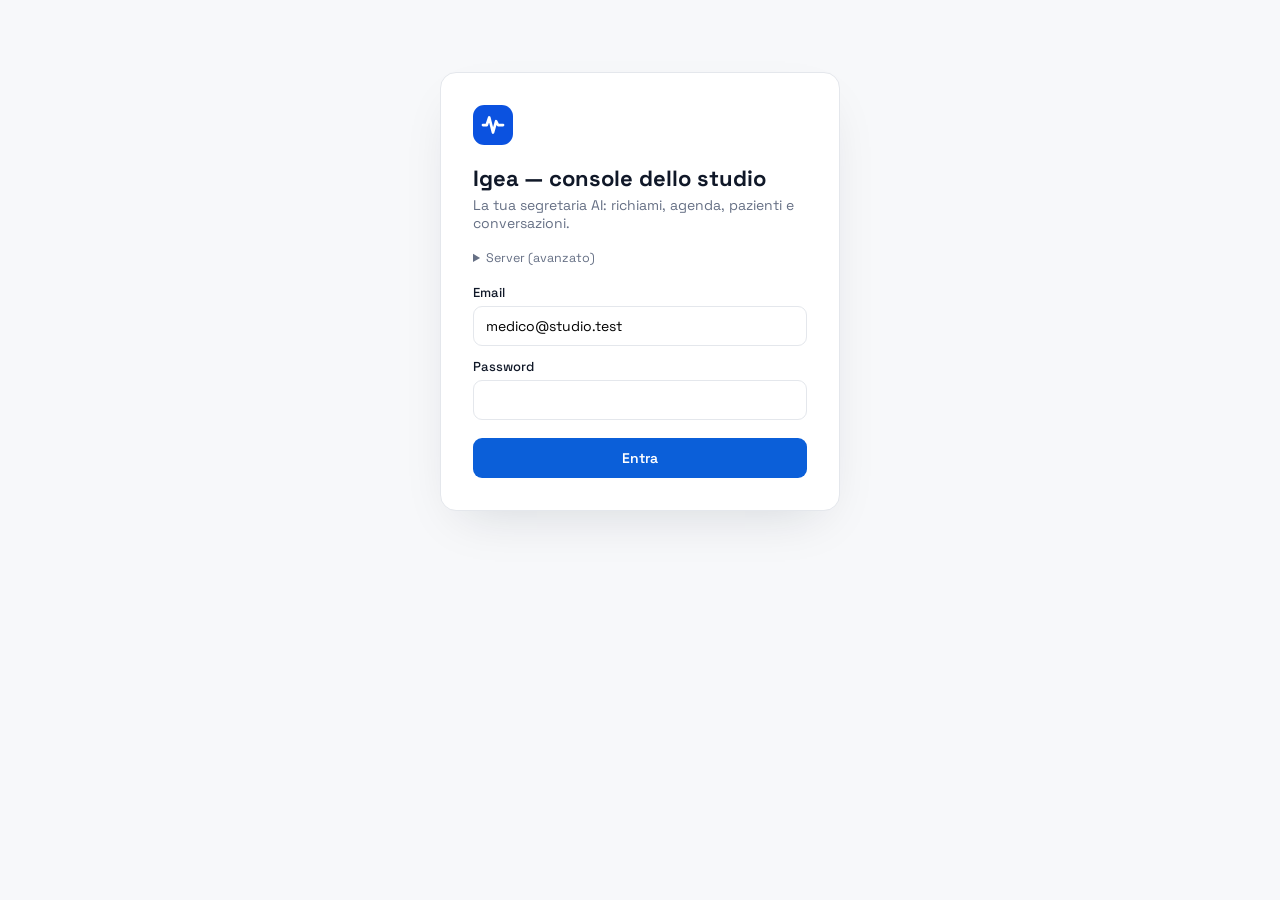
<file: app/index.html>
<!DOCTYPE html>
<html lang="it">
<head>
  <meta charset="UTF-8" />
  <meta name="viewport" content="width=device-width, initial-scale=1.0" />
  <title>Igea — Console dello studio</title>
  <link rel="icon" href="data:image/svg+xml,%3Csvg xmlns='http://www.w3.org/2000/svg' viewBox='0 0 32 32'%3E%3Crect width='32' height='32' rx='8' fill='%230b52e0'/%3E%3Cpath d='M8 16h3l2-6 3 12 2.5-9 1.5 3H24' stroke='white' stroke-width='2.2' fill='none' stroke-linecap='round' stroke-linejoin='round'/%3E%3C/svg%3E" />
  <link rel="preconnect" href="https://fonts.googleapis.com" />
  <link href="https://fonts.googleapis.com/css2?family=Space+Grotesk:wght@300;400;500;600;700&display=swap" rel="stylesheet" />
  <link rel="stylesheet" href="style.css" />
</head>
<body>

  <!-- ═══ LOGIN ═══ -->
  <div id="view-login">
    <div class="login-card">
      <svg viewBox="0 0 32 32" width="40" height="40"><rect width="32" height="32" rx="9" fill="#0b52e0"/><path d="M8 16h3l2-6 3 12 2.5-9 1.5 3H24" stroke="#fff" stroke-width="2.2" fill="none" stroke-linecap="round" stroke-linejoin="round"/></svg>
      <h1>Igea — console dello studio</h1>
      <p>La tua segretaria AI: richiami, agenda, pazienti e conversazioni.</p>
      <form id="login-form">
        <details class="server-details">
          <summary>Server (avanzato)</summary>
          <input id="api" value="http://localhost:8103" autocomplete="off" />
        </details>
        <label for="email">Email</label>
        <input id="email" type="email" value="medico@studio.test" autocomplete="username" />
        <label for="password">Password</label>
        <input id="password" type="password" autocomplete="current-password" />
        <button class="btn btn-primary" type="submit" id="login-btn">Entra</button>
        <div class="err" id="login-err"></div>
      </form>
    </div>
  </div>

  <!-- ═══ APP ═══ -->
  <div id="view-app" class="hidden">
    <aside class="sidebar">
      <div class="brand">
        <svg viewBox="0 0 32 32" width="28" height="28"><rect width="32" height="32" rx="8" fill="#0b52e0"/><path d="M8 16h3l2-6 3 12 2.5-9 1.5 3H24" stroke="#fff" stroke-width="2.2" fill="none" stroke-linecap="round" stroke-linejoin="round"/></svg>
        <span>Igea</span>
      </div>
      <nav class="side-nav">
        <a href="#" class="active" data-view="oggi">🏠 Oggi</a>
        <a href="#" data-view="calendario">📅 Calendario</a>
        <a href="#" data-view="pazienti">👥 Pazienti</a>
        <a href="#" data-view="impostazioni">⚙️ Impostazioni</a>
      </nav>
      <div class="side-foot">
        <div id="who" class="who"></div>
        <a href="#" id="logout" class="link">Esci</a>
      </div>
    </aside>

    <main class="main">
      <!-- ── OGGI ── -->
      <section id="page-oggi" class="page">
        <div class="kpis">
          <div class="kpi"><b id="k-msg7">—</b><span>Messaggi (7 giorni)</span></div>
          <div class="kpi"><b id="k-appt30">—</b><span>Prenotazioni (30 giorni)</span></div>
          <div class="kpi"><b id="k-hand">—</b><span>Da ricontattare ora</span></div>
          <div class="kpi"><b id="k-118">—</b><span>Trigger 118 (30 giorni)</span></div>
        </div>
        <div class="grid2">
          <section class="card">
            <div class="card-head"><h2>📞 Da ricontattare</h2><p>Pazienti che chiedono un operatore umano.</p></div>
            <div class="card-body" id="handoff-list"><p class="empty">Caricamento…</p></div>
          </section>
          <section class="card">
            <div class="card-head"><h2>📅 Prenotazioni di oggi</h2><p>Appuntamenti presi da Igea per oggi.</p></div>
            <div class="card-body" id="today-list"><p class="empty">Caricamento…</p></div>
          </section>
        </div>
        <section class="card">
          <div class="card-head"><h2>💬 Conversazioni</h2><p>Gli ultimi messaggi tra i pazienti e Igea.</p></div>
          <div class="card-body" id="conv-list" style="padding-top:4px"><p class="empty">Caricamento…</p></div>
        </section>
      </section>

      <!-- ── CALENDARIO ── -->
      <section id="page-calendario" class="page hidden">
        <div class="cal-bar">
          <button class="btn btn-ghost btn-sm" id="cal-prev">←</button>
          <b id="cal-label"></b>
          <button class="btn btn-ghost btn-sm" id="cal-today">Oggi</button>
          <button class="btn btn-ghost btn-sm" id="cal-next">→</button>
        </div>
        <div class="cal-tg" id="cal-tg"></div>
        <p class="muted" style="margin-top:8px">Clic su un appuntamento → lo apri in Google Calendar.</p>
      </section>

      <!-- ── PAZIENTI ── -->
      <section id="page-pazienti" class="page hidden">
        <section class="card" style="margin-bottom:14px">
          <div class="card-head"><h2>＋ Nuovo paziente</h2></div>
          <div class="card-body form-grid">
            <div><label>Nome</label><input id="pat-nome" placeholder="Mario" /></div>
            <div><label>Cognome</label><input id="pat-cognome" placeholder="Rossi" /></div>
            <div><label>Telefono</label><input id="pat-tel" placeholder="+39 333 1234567" /></div>
            <div><label>Data di nascita</label><input id="pat-nascita" type="date" /></div>
            <div class="span2"><button class="btn btn-primary btn-sm" id="pat-add">Aggiungi paziente</button> <span id="pat-msg" class="muted"></span></div>
          </div>
        </section>
        <section class="card">
          <div class="card-head"><h2>👥 Pazienti dello studio</h2><p>Anagrafica gestita da te. I contatti delle prenotazioni Igea si aggiungono qui.</p></div>
          <div class="card-body">
            <table class="tbl" id="pat-table">
              <thead><tr><th>Cognome e nome</th><th>Telefono</th><th>Nato/a</th><th></th></tr></thead>
              <tbody><tr><td colspan="4" class="empty">Caricamento…</td></tr></tbody>
            </table>
          </div>
        </section>
      </section>

      <!-- ── IMPOSTAZIONI ── -->
      <section id="page-impostazioni" class="page hidden">
        <div class="setup-steps">
          <div class="setup-step" id="setup-1"><b>1</b> Studio</div>
          <div class="setup-step" id="setup-2"><b>2</b> Assistente Igea</div>
          <div class="setup-step" id="setup-3"><b>3</b> Medici e agenda</div>
          <div class="setup-step" id="setup-4"><b>4</b> Numero e canali</div>
          <div class="setup-step" id="setup-5"><b>5</b> Privacy</div>
        </div>

        <section class="card" style="margin-bottom:16px">
          <div class="card-head"><h2>1 · Dati dello studio</h2><p>Igea li usa per presentarsi ai pazienti.</p></div>
          <div class="card-body form-grid">
            <div><label>Nome studio</label><input id="st-nome" placeholder="Studio Medico Rossi" /></div>
            <div><label>Telefono studio</label><input id="st-tel" placeholder="+39 010 1234567" /></div>
            <div class="span2"><label>Indirizzo</label><input id="st-ind" placeholder="Via Roma 1, 16100 Genova" /></div>
            <div class="span2"><label>Orari di apertura (testo per i pazienti)</label><input id="st-orari" placeholder="Lun-Ven 9-13 / 15-19" /></div>
            <div class="span2"><button class="btn btn-primary btn-sm" id="st-save">Salva dati studio</button> <span id="st-msg" class="muted"></span></div>
          </div>
        </section>

        <section class="card" style="margin-bottom:16px">
          <div class="card-head"><h2>2 · Assistente Igea</h2><p>Cosa Igea sa e come risponde ai pazienti.</p></div>
          <div class="card-body form-grid">
            <div><label>Numero urgenze / passaggio a operatore</label><input id="sg-urgenze" placeholder="+39 333 1234567" /></div>
            <div><label>Farmacia di turno</label><input id="sg-farmacia" placeholder="Farmacia Centrale, Via Roma 1" /></div>
            <div class="span2"><label>Medico di turno</label><input id="sg-medico" placeholder="Dr. Rossi, 333 1234567" /></div>
            <div class="span2"><label>Informazioni per i pazienti (FAQ, preparazioni, indicazioni pratiche)</label>
              <textarea id="sg-info" rows="4" placeholder="es. Ecografia addome: digiuno 6 ore. Parcheggio interno gratuito. Pagamento anche con bancomat."></textarea>
              <div class="muted">Igea usa SOLO questo testo approvato da te per rispondere; i consigli medici restano sempre vietati.</div>
            </div>
            <div class="span2"><button class="btn btn-primary btn-sm" id="sg-save">Salva configurazione Igea</button> <span id="sg-msg" class="muted"></span></div>
          </div>
        </section>

        <section class="card" style="margin-bottom:16px">
          <div class="card-head"><h2>3 · Medici e agenda</h2><p>Aggiungi i medici e genera gli slot prenotabili da Igea.</p></div>
          <div class="card-body">
            <table class="tbl" id="doc-table">
              <thead><tr><th>Medico</th><th>Agenda</th><th>Slot liberi (14gg)</th></tr></thead>
              <tbody><tr><td colspan="3" class="empty">Caricamento…</td></tr></tbody>
            </table>
            <hr class="sep" />
            <div class="form-grid">
              <div><label>Nome</label><input id="doc-nome" placeholder="Mario" /></div>
              <div><label>Cognome</label><input id="doc-cognome" placeholder="Rossi" /></div>
              <div class="span2"><button class="btn btn-primary btn-sm" id="doc-add">+ Aggiungi medico</button> <span id="doc-msg" class="muted"></span></div>
            </div>
            <hr class="sep" />
            <p class="muted" style="margin-bottom:8px"><b>Genera agenda</b> per il medico selezionato (salta gli slot già esistenti):</p>
            <div class="form-grid">
              <div class="span2"><label>Medico</label><select id="ag-medico"></select></div>
              <div class="span2"><label>Giorni</label>
                <div class="days" id="ag-days">
                  <label><input type="checkbox" value="1" checked /> Lun</label>
                  <label><input type="checkbox" value="2" checked /> Mar</label>
                  <label><input type="checkbox" value="3" checked /> Mer</label>
                  <label><input type="checkbox" value="4" checked /> Gio</label>
                  <label><input type="checkbox" value="5" checked /> Ven</label>
                  <label><input type="checkbox" value="6" /> Sab</label>
                  <label><input type="checkbox" value="0" /> Dom</label>
                </div>
              </div>
              <div><label>Dalle</label><input id="ag-from" type="time" value="09:00" /></div>
              <div><label>Alle</label><input id="ag-to" type="time" value="13:00" /></div>
              <div><label>Durata visita (min)</label><input id="ag-dur" type="number" value="30" min="5" step="5" /></div>
              <div><label>Settimane da generare</label><input id="ag-weeks" type="number" value="2" min="1" max="8" /></div>
              <div class="span2"><button class="btn btn-primary btn-sm" id="ag-go">Genera slot</button> <span id="ag-msg" class="muted"></span></div>
            </div>
          </div>
        </section>

        <section class="card">
          <div class="card-head"><h2>4 · Numero Igea e canali</h2><p>Come i pazienti ti raggiungono.</p></div>
          <div class="card-body">
            <div class="row">
              <div class="row-top">
                <div>
                  <b>📱 Numero SMS Igea</b>
                  <div class="muted" id="num-status">In attivazione — i messaggi di prova girano in locale. Con l'attivazione (operatore telefonico) i pazienti scriveranno a questo numero.</div>
                </div>
                <span class="badge badge-amber">in attivazione</span>
              </div>
            </div>
            <div class="row">
              <div class="row-top">
                <div>
                  <b>📆 Google Calendar</b>
                  <div class="muted">Scarica il file degli appuntamenti e importalo in Google Calendar (Impostazioni → Importa). La sincronizzazione automatica arriva con la prossima versione.</div>
                </div>
                <button class="btn btn-ghost btn-sm" id="ics-btn">Scarica .ics</button>
              </div>
            </div>
          </div>
        </section>

        <section class="card">
          <div class="card-head"><h2>5 · Privacy — cancellazione dati paziente</h2><p>Diritto alla cancellazione (art. 17 GDPR). Elimina le conversazioni Igea di un numero di telefono e le richieste di richiamo aperte. Appuntamenti e ricette restano (obbligo di conservazione).</p></div>
          <div class="card-body form-grid">
            <div><label>Numero di telefono del paziente (formato internazionale)</label><input id="pv-tel" placeholder="+393331234567" /></div>
            <div class="span2">
              <button class="btn btn-ghost btn-sm" id="pv-find">Cerca dati</button>
              <button class="btn btn-primary btn-sm" id="pv-delete" style="display:none">Cancella definitivamente</button>
              <span id="pv-msg" class="muted"></span>
            </div>
            <div class="span2 muted">Registra la richiesta sul registro privacy dello studio (data, numero anonimizzato, esito): va evasa entro 30 giorni. I contatti in memoria di conversazione scadono da soli dopo 30 minuti.</div>
          </div>
        </section>
      </section>
    </main>
  </div>

  <script src="app.js"></script>
</body>
</html>
</file>
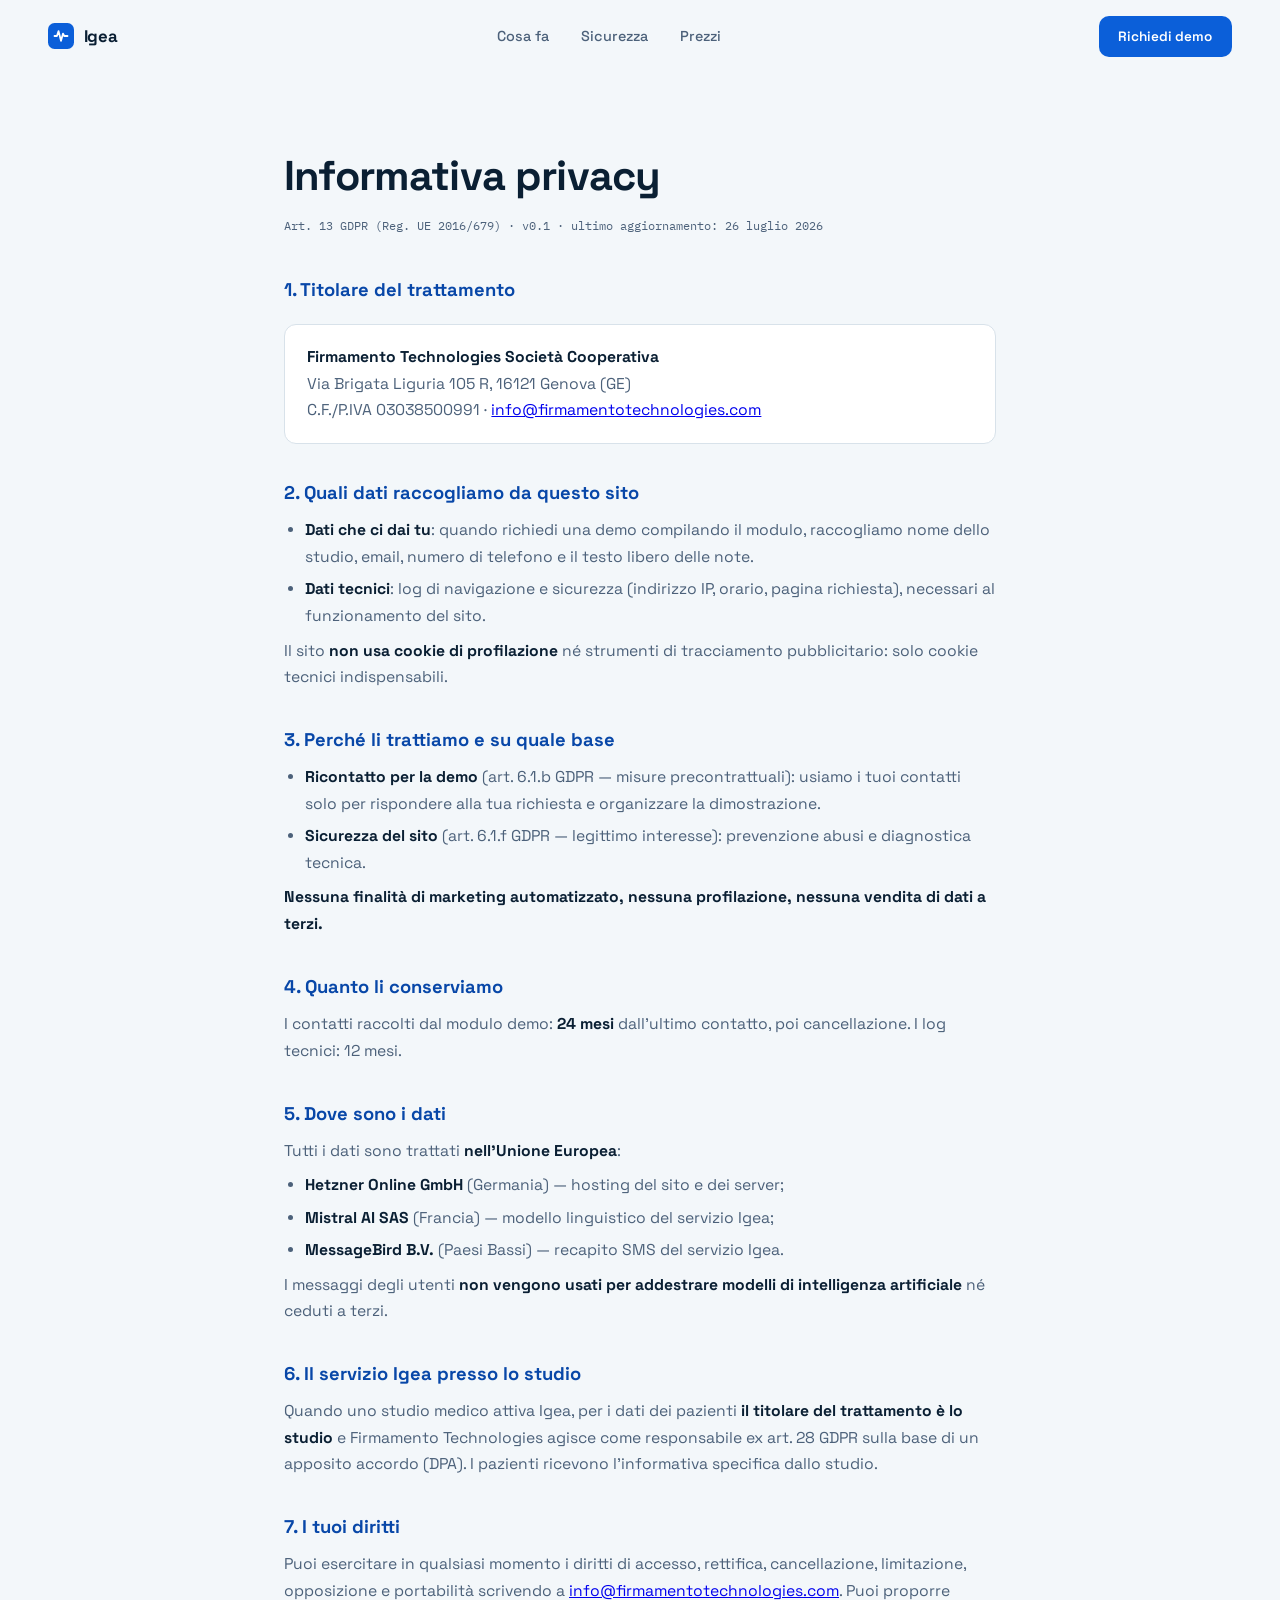
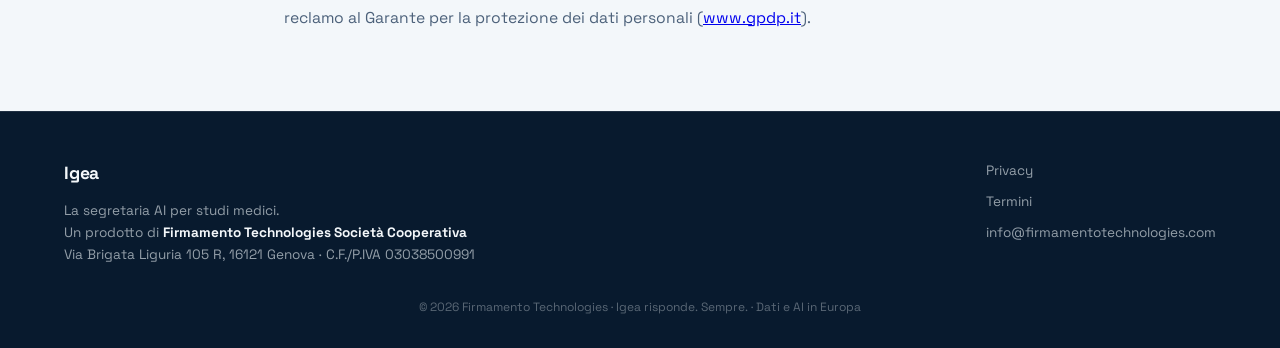
<file: privacy.html>
<!DOCTYPE html>
<html lang="it">
<head>
  <meta charset="UTF-8" />
  <meta name="viewport" content="width=device-width, initial-scale=1.0" />
  <title>Privacy — Igea</title>
  <meta name="description" content="Informativa privacy di Igea, la segretaria AI per studi medici di Firmamento Technologies. Dati e AI in Europa." />
  <link rel="icon" href="data:image/svg+xml,%3Csvg xmlns='http://www.w3.org/2000/svg' viewBox='0 0 32 32'%3E%3Crect width='32' height='32' rx='8' fill='%230b52e0'/%3E%3Cpath d='M8 16h3l2-6 3 12 2.5-9 1.5 3H24' stroke='white' stroke-width='2.2' fill='none' stroke-linecap='round' stroke-linejoin='round'/%3E%3C/svg%3E" />
  <link rel="preconnect" href="https://fonts.googleapis.com" />
  <link rel="preconnect" href="https://fonts.gstatic.com" crossorigin />
  <link href="https://fonts.googleapis.com/css2?family=IBM+Plex+Mono:wght@400;500;600&family=Space+Grotesk:wght@300;400;500;600;700&display=swap" rel="stylesheet" />
  <link rel="stylesheet" href="css/style.css" />
  <style>
    .legal { max-width: 760px; margin: 0 auto; padding: 9rem 1.5rem 5rem; }
    .legal h1 { font-size: clamp(1.9rem, 4vw, 2.6rem); letter-spacing: -0.02em; margin-bottom: 0.4rem; }
    .legal .meta { font-family: var(--font-mono); font-size: 0.78rem; color: var(--ink-soft); margin-bottom: 2.5rem; }
    .legal h2 { font-size: 1.15rem; margin: 2.2rem 0 0.6rem; color: var(--accent-deep); }
    .legal p, .legal li { color: var(--ink-soft); line-height: 1.7; font-size: 0.98rem; }
    .legal ul { padding-left: 1.3rem; margin: 0.5rem 0; }
    .legal li { margin-bottom: 0.35rem; }
    .legal strong { color: var(--ink); }
    .legal .box { background: var(--card); border: 1px solid var(--line); border-radius: 12px; padding: 1.2rem 1.4rem; margin: 1.2rem 0; }
  </style>
</head>
<body>

  <header class="nav" id="nav">
    <a class="nav-logo" href="./" data-magnetic>
      <span class="nav-logo-mark" aria-hidden="true">
        <svg viewBox="0 0 32 32" width="26" height="26"><rect width="32" height="32" rx="8" fill="currentColor"/><path d="M8 16h3l2-6 3 12 2.5-9 1.5 3H24" stroke="#fff" stroke-width="2.2" fill="none" stroke-linecap="round" stroke-linejoin="round"/></svg>
      </span>
      <span class="nav-logo-text">Igea</span>
    </a>
    <nav class="nav-links">
      <a href="./#funzioni" data-magnetic>Cosa fa</a>
      <a href="./#sicurezza" data-magnetic>Sicurezza</a>
      <a href="./#prezzi" data-magnetic>Prezzi</a>
    </nav>
    <a href="./#contatto" class="btn btn-primary btn-sm" data-magnetic>Richiedi demo</a>
  </header>

  <main class="legal">
    <h1>Informativa privacy</h1>
    <p class="meta">Art. 13 GDPR (Reg. UE 2016/679) · v0.1 · ultimo aggiornamento: 26 luglio 2026</p>

    <h2>1. Titolare del trattamento</h2>
    <div class="box">
      <p><strong>Firmamento Technologies Società Cooperativa</strong><br/>
      Via Brigata Liguria 105 R, 16121 Genova (GE)<br/>
      C.F./P.IVA 03038500991 · <a href="mailto:info@firmamentotechnologies.com">info@firmamentotechnologies.com</a></p>
    </div>

    <h2>2. Quali dati raccogliamo da questo sito</h2>
    <ul>
      <li><strong>Dati che ci dai tu</strong>: quando richiedi una demo compilando il modulo, raccogliamo nome dello studio, email, numero di telefono e il testo libero delle note.</li>
      <li><strong>Dati tecnici</strong>: log di navigazione e sicurezza (indirizzo IP, orario, pagina richiesta), necessari al funzionamento del sito.</li>
    </ul>
    <p>Il sito <strong>non usa cookie di profilazione</strong> né strumenti di tracciamento pubblicitario: solo cookie tecnici indispensabili.</p>

    <h2>3. Perché li trattiamo e su quale base</h2>
    <ul>
      <li><strong>Ricontatto per la demo</strong> (art. 6.1.b GDPR — misure precontrattuali): usiamo i tuoi contatti solo per rispondere alla tua richiesta e organizzare la dimostrazione.</li>
      <li><strong>Sicurezza del sito</strong> (art. 6.1.f GDPR — legittimo interesse): prevenzione abusi e diagnostica tecnica.</li>
    </ul>
    <p><strong>Nessuna finalità di marketing automatizzato, nessuna profilazione, nessuna vendita di dati a terzi.</strong></p>

    <h2>4. Quanto li conserviamo</h2>
    <p>I contatti raccolti dal modulo demo: <strong>24 mesi</strong> dall'ultimo contatto, poi cancellazione. I log tecnici: 12 mesi.</p>

    <h2>5. Dove sono i dati</h2>
    <p>Tutti i dati sono trattati <strong>nell'Unione Europea</strong>:</p>
    <ul>
      <li><strong>Hetzner Online GmbH</strong> (Germania) — hosting del sito e dei server;</li>
      <li><strong>Mistral AI SAS</strong> (Francia) — modello linguistico del servizio Igea;</li>
      <li><strong>MessageBird B.V.</strong> (Paesi Bassi) — recapito SMS del servizio Igea.</li>
    </ul>
    <p>I messaggi degli utenti <strong>non vengono usati per addestrare modelli di intelligenza artificiale</strong> né ceduti a terzi.</p>

    <h2>6. Il servizio Igea presso lo studio</h2>
    <p>Quando uno studio medico attiva Igea, per i dati dei pazienti <strong>il titolare del trattamento è lo studio</strong> e Firmamento Technologies agisce come responsabile ex art. 28 GDPR sulla base di un apposito accordo (DPA). I pazienti ricevono l'informativa specifica dallo studio.</p>

    <h2>7. I tuoi diritti</h2>
    <p>Puoi esercitare in qualsiasi momento i diritti di accesso, rettifica, cancellazione, limitazione, opposizione e portabilità scrivendo a <a href="mailto:info@firmamentotechnologies.com">info@firmamentotechnologies.com</a>. Puoi proporre reclamo al Garante per la protezione dei dati personali (<a href="https://www.gpdp.it" target="_blank" rel="noopener">www.gpdp.it</a>).</p>
  </main>

  <footer class="footer">
    <div class="footer-inner">
      <div class="footer-brand">
        <span class="nav-logo-text">Igea</span>
        <p>La segretaria AI per studi medici.<br/>Un prodotto di <strong>Firmamento Technologies Società Cooperativa</strong><br/>
        Via Brigata Liguria 105 R, 16121 Genova · C.F./P.IVA 03038500991</p>
      </div>
      <div class="footer-links">
        <a href="./privacy.html">Privacy</a>
        <a href="./termini.html">Termini</a>
        <a href="mailto:info@firmamentotechnologies.com">info@firmamentotechnologies.com</a>
      </div>
    </div>
    <p class="footer-fine">© 2026 Firmamento Technologies · Igea risponde. Sempre. · Dati e AI in Europa</p>
  </footer>

</body>
</html>
</file>
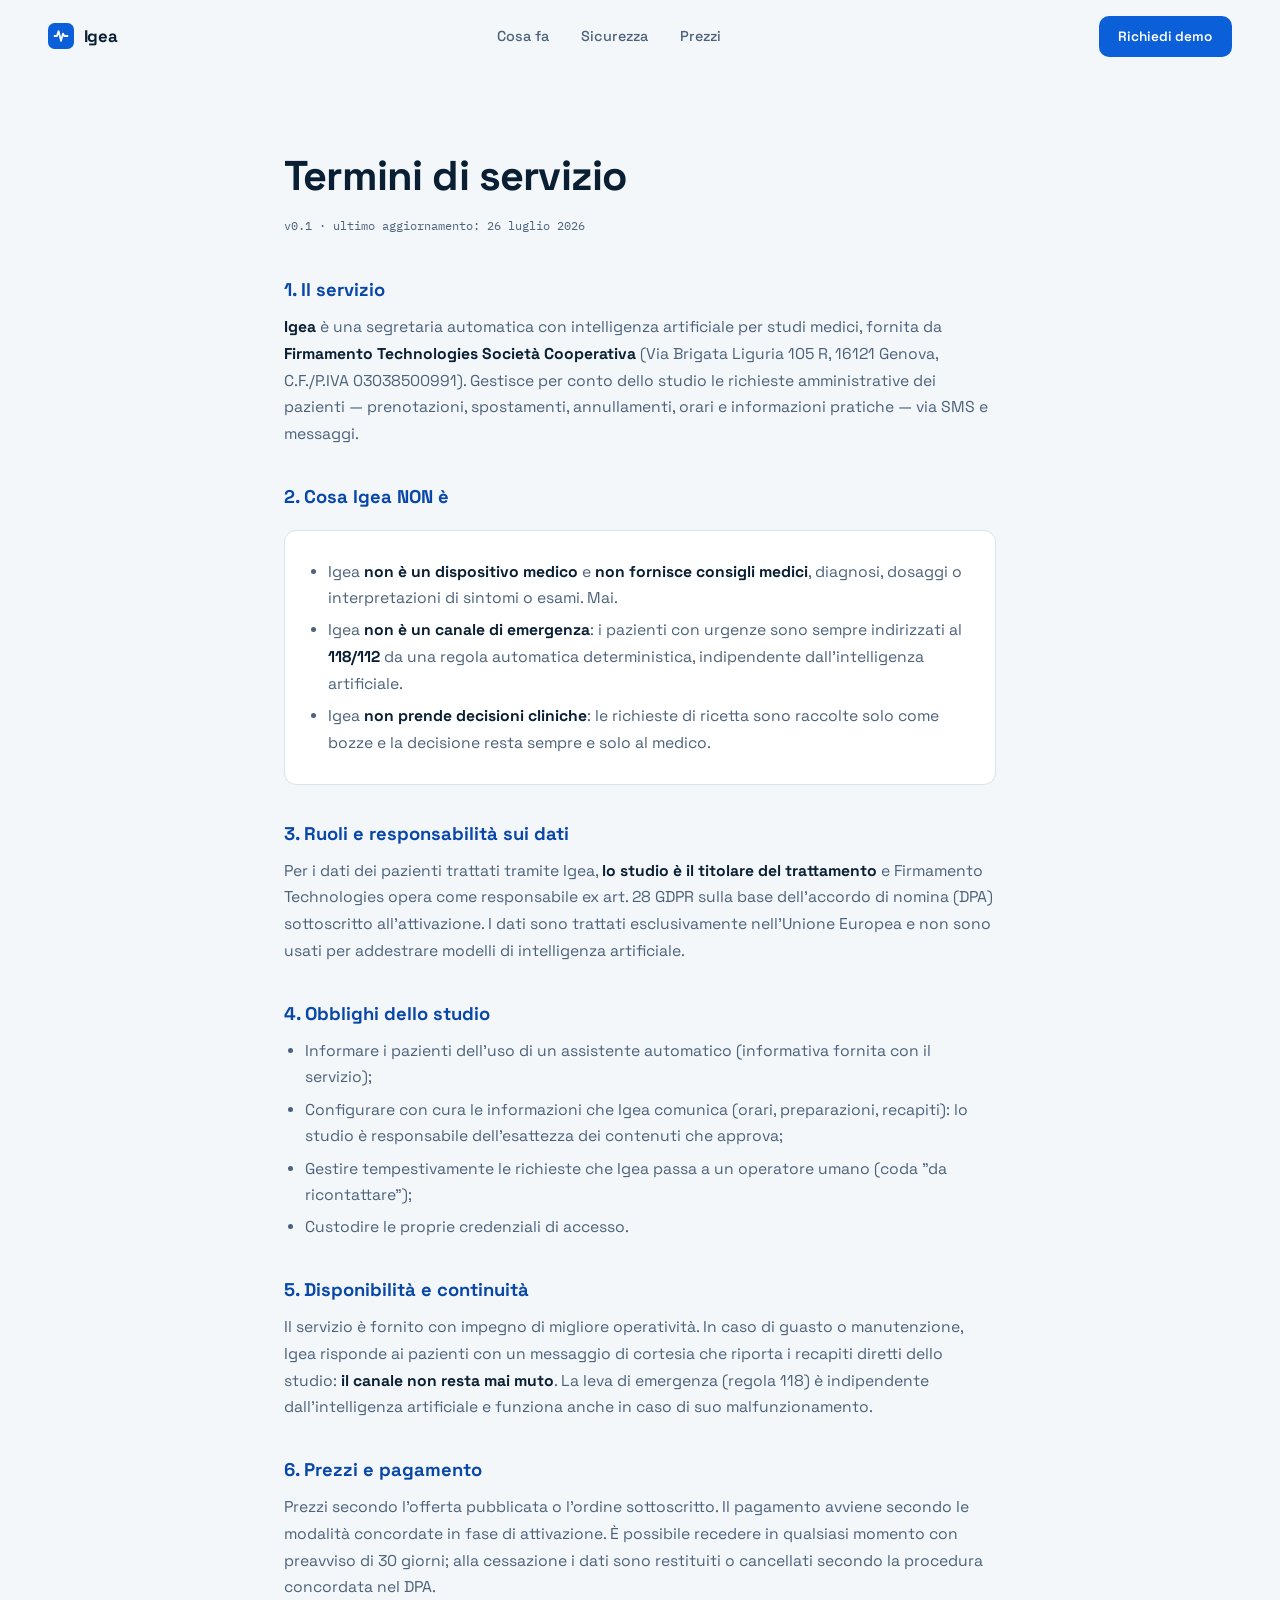
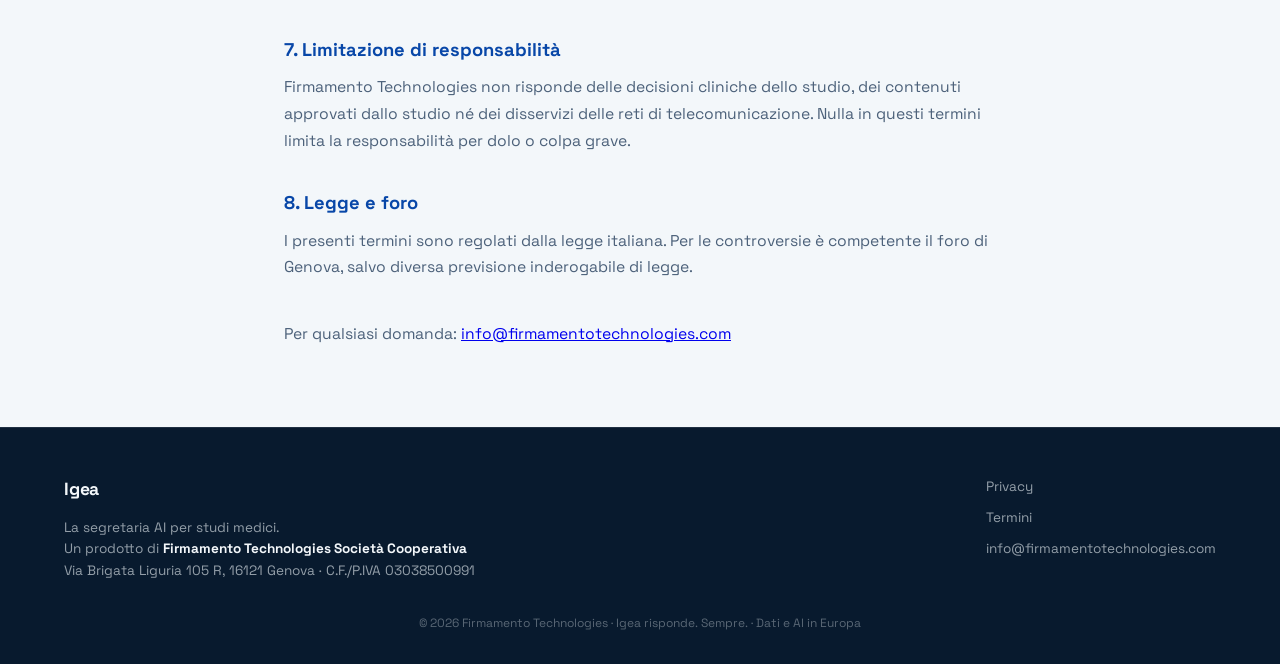
<file: termini.html>
<!DOCTYPE html>
<html lang="it">
<head>
  <meta charset="UTF-8" />
  <meta name="viewport" content="width=device-width, initial-scale=1.0" />
  <title>Termini di servizio — Igea</title>
  <meta name="description" content="Termini di servizio di Igea, la segretaria AI per studi medici di Firmamento Technologies." />
  <link rel="icon" href="data:image/svg+xml,%3Csvg xmlns='http://www.w3.org/2000/svg' viewBox='0 0 32 32'%3E%3Crect width='32' height='32' rx='8' fill='%230b52e0'/%3E%3Cpath d='M8 16h3l2-6 3 12 2.5-9 1.5 3H24' stroke='white' stroke-width='2.2' fill='none' stroke-linecap='round' stroke-linejoin='round'/%3E%3C/svg%3E" />
  <link rel="preconnect" href="https://fonts.googleapis.com" />
  <link rel="preconnect" href="https://fonts.gstatic.com" crossorigin />
  <link href="https://fonts.googleapis.com/css2?family=IBM+Plex+Mono:wght@400;500;600&family=Space+Grotesk:wght@300;400;500;600;700&display=swap" rel="stylesheet" />
  <link rel="stylesheet" href="css/style.css" />
  <style>
    .legal { max-width: 760px; margin: 0 auto; padding: 9rem 1.5rem 5rem; }
    .legal h1 { font-size: clamp(1.9rem, 4vw, 2.6rem); letter-spacing: -0.02em; margin-bottom: 0.4rem; }
    .legal .meta { font-family: var(--font-mono); font-size: 0.78rem; color: var(--ink-soft); margin-bottom: 2.5rem; }
    .legal h2 { font-size: 1.15rem; margin: 2.2rem 0 0.6rem; color: var(--accent-deep); }
    .legal p, .legal li { color: var(--ink-soft); line-height: 1.7; font-size: 0.98rem; }
    .legal ul { padding-left: 1.3rem; margin: 0.5rem 0; }
    .legal li { margin-bottom: 0.35rem; }
    .legal strong { color: var(--ink); }
    .legal .box { background: var(--card); border: 1px solid var(--line); border-radius: 12px; padding: 1.2rem 1.4rem; margin: 1.2rem 0; }
  </style>
</head>
<body>

  <header class="nav" id="nav">
    <a class="nav-logo" href="./" data-magnetic>
      <span class="nav-logo-mark" aria-hidden="true">
        <svg viewBox="0 0 32 32" width="26" height="26"><rect width="32" height="32" rx="8" fill="currentColor"/><path d="M8 16h3l2-6 3 12 2.5-9 1.5 3H24" stroke="#fff" stroke-width="2.2" fill="none" stroke-linecap="round" stroke-linejoin="round"/></svg>
      </span>
      <span class="nav-logo-text">Igea</span>
    </a>
    <nav class="nav-links">
      <a href="./#funzioni" data-magnetic>Cosa fa</a>
      <a href="./#sicurezza" data-magnetic>Sicurezza</a>
      <a href="./#prezzi" data-magnetic>Prezzi</a>
    </nav>
    <a href="./#contatto" class="btn btn-primary btn-sm" data-magnetic>Richiedi demo</a>
  </header>

  <main class="legal">
    <h1>Termini di servizio</h1>
    <p class="meta">v0.1 · ultimo aggiornamento: 26 luglio 2026</p>

    <h2>1. Il servizio</h2>
    <p><strong>Igea</strong> è una segretaria automatica con intelligenza artificiale per studi medici, fornita da <strong>Firmamento Technologies Società Cooperativa</strong> (Via Brigata Liguria 105 R, 16121 Genova, C.F./P.IVA 03038500991). Gestisce per conto dello studio le richieste amministrative dei pazienti — prenotazioni, spostamenti, annullamenti, orari e informazioni pratiche — via SMS e messaggi.</p>

    <h2>2. Cosa Igea NON è</h2>
    <div class="box">
      <ul>
        <li>Igea <strong>non è un dispositivo medico</strong> e <strong>non fornisce consigli medici</strong>, diagnosi, dosaggi o interpretazioni di sintomi o esami. Mai.</li>
        <li>Igea <strong>non è un canale di emergenza</strong>: i pazienti con urgenze sono sempre indirizzati al <strong>118/112</strong> da una regola automatica deterministica, indipendente dall'intelligenza artificiale.</li>
        <li>Igea <strong>non prende decisioni cliniche</strong>: le richieste di ricetta sono raccolte solo come bozze e la decisione resta sempre e solo al medico.</li>
      </ul>
    </div>

    <h2>3. Ruoli e responsabilità sui dati</h2>
    <p>Per i dati dei pazienti trattati tramite Igea, <strong>lo studio è il titolare del trattamento</strong> e Firmamento Technologies opera come responsabile ex art. 28 GDPR sulla base dell'accordo di nomina (DPA) sottoscritto all'attivazione. I dati sono trattati esclusivamente nell'Unione Europea e non sono usati per addestrare modelli di intelligenza artificiale.</p>

    <h2>4. Obblighi dello studio</h2>
    <ul>
      <li>Informare i pazienti dell'uso di un assistente automatico (informativa fornita con il servizio);</li>
      <li>Configurare con cura le informazioni che Igea comunica (orari, preparazioni, recapiti): lo studio è responsabile dell'esattezza dei contenuti che approva;</li>
      <li>Gestire tempestivamente le richieste che Igea passa a un operatore umano (coda "da ricontattare");</li>
      <li>Custodire le proprie credenziali di accesso.</li>
    </ul>

    <h2>5. Disponibilità e continuità</h2>
    <p>Il servizio è fornito con impegno di migliore operatività. In caso di guasto o manutenzione, Igea risponde ai pazienti con un messaggio di cortesia che riporta i recapiti diretti dello studio: <strong>il canale non resta mai muto</strong>. La leva di emergenza (regola 118) è indipendente dall'intelligenza artificiale e funziona anche in caso di suo malfunzionamento.</p>

    <h2>6. Prezzi e pagamento</h2>
    <p>Prezzi secondo l'offerta pubblicata o l'ordine sottoscritto. Il pagamento avviene secondo le modalità concordate in fase di attivazione. È possibile recedere in qualsiasi momento con preavviso di 30 giorni; alla cessazione i dati sono restituiti o cancellati secondo la procedura concordata nel DPA.</p>

    <h2>7. Limitazione di responsabilità</h2>
    <p>Firmamento Technologies non risponde delle decisioni cliniche dello studio, dei contenuti approvati dallo studio né dei disservizi delle reti di telecomunicazione. Nulla in questi termini limita la responsabilità per dolo o colpa grave.</p>

    <h2>8. Legge e foro</h2>
    <p>I presenti termini sono regolati dalla legge italiana. Per le controversie è competente il foro di Genova, salvo diversa previsione inderogabile di legge.</p>

    <p style="margin-top:2.5rem">Per qualsiasi domanda: <a href="mailto:info@firmamentotechnologies.com">info@firmamentotechnologies.com</a></p>
  </main>

  <footer class="footer">
    <div class="footer-inner">
      <div class="footer-brand">
        <span class="nav-logo-text">Igea</span>
        <p>La segretaria AI per studi medici.<br/>Un prodotto di <strong>Firmamento Technologies Società Cooperativa</strong><br/>
        Via Brigata Liguria 105 R, 16121 Genova · C.F./P.IVA 03038500991</p>
      </div>
      <div class="footer-links">
        <a href="./privacy.html">Privacy</a>
        <a href="./termini.html">Termini</a>
        <a href="mailto:info@firmamentotechnologies.com">info@firmamentotechnologies.com</a>
      </div>
    </div>
    <p class="footer-fine">© 2026 Firmamento Technologies · Igea risponde. Sempre. · Dati e AI in Europa</p>
  </footer>

</body>
</html>
</file>
<file: app/style.css>
:root {
  --accent: #0b5fd9; --accent-deep: #0847a8; --accent-soft: #e0edff;
  --bg: #f7f8fa; --card: #ffffff; --ink: #101828; --muted: #667085;
  --line: #e4e7ec; --amber: #b45309; --amber-bg: #fffbeb; --amber-line: #fde68a;
  --green: #047857;
}
* { box-sizing: border-box; margin: 0; padding: 0; }
body { font-family: 'Space Grotesk', system-ui, sans-serif; background: var(--bg); color: var(--ink); }
.hidden { display: none !important; }
.muted { color: var(--muted); font-size: 12.5px; }
.empty { color: var(--muted); font-size: 13.5px; padding: 8px 2px; }
.link { color: var(--accent); font-size: 13px; text-decoration: none; }
.sep { border: none; border-top: 1px solid var(--line); margin: 14px 0; }

/* ── login ── */
#view-login .login-card { max-width: 400px; margin: 8vh auto; background: var(--card); border: 1px solid var(--line); border-radius: 16px; padding: 32px; box-shadow: 0 20px 50px -20px rgba(16,24,40,.15); }
.login-card h1 { font-size: 22px; margin: 14px 0 4px; }
.login-card p { color: var(--muted); font-size: 14px; margin-bottom: 18px; }
.server-details { font-size: 12.5px; color: var(--muted); margin-bottom: 6px; }
.server-details summary { cursor: pointer; margin-bottom: 6px; }
label { display: block; font-size: 13px; font-weight: 500; margin: 12px 0 5px; }
input, select { width: 100%; padding: 10px 12px; border: 1px solid var(--line); border-radius: 9px; font: inherit; font-size: 14px; background: #fff; }
input:focus, select:focus { outline: 2px solid var(--accent-soft); border-color: var(--accent); }
.btn { display: inline-flex; align-items: center; justify-content: center; gap: 7px; padding: 10px 16px; border-radius: 9px; border: 1px solid transparent; font: inherit; font-size: 14px; font-weight: 600; cursor: pointer; transition: all .15s; }
.btn-primary { background: var(--accent); color: #fff; }
.btn-primary:hover { background: var(--accent-deep); }
.btn-ghost { background: #fff; border-color: var(--line); color: var(--ink); font-weight: 500; }
.btn-ghost:hover { border-color: var(--accent); color: var(--accent); }
.btn-sm { padding: 6px 12px; font-size: 13px; }
#login-btn { width: 100%; margin-top: 18px; }
.err { background: #fef3f2; border: 1px solid #fecdca; color: #b42318; font-size: 13px; border-radius: 8px; padding: 9px 12px; margin-top: 14px; display: none; }

/* ── layout app ── */
#view-app { display: flex; min-height: 100vh; }
.sidebar { width: 210px; background: var(--card); border-right: 1px solid var(--line); padding: 18px 14px; display: flex; flex-direction: column; position: sticky; top: 0; height: 100vh; }
.brand { display: flex; align-items: center; gap: 9px; font-weight: 700; font-size: 20px; padding: 4px 8px 18px; }
.brand svg { border-radius: 7px; }
.side-nav { display: flex; flex-direction: column; gap: 3px; flex: 1; }
.side-nav a { padding: 9px 12px; border-radius: 9px; color: var(--ink); text-decoration: none; font-size: 14px; font-weight: 500; }
.side-nav a:hover { background: var(--bg); }
.side-nav a.active { background: var(--accent-soft); color: var(--accent-deep); }
.side-foot { border-top: 1px solid var(--line); padding-top: 10px; }
.who { font-size: 12px; color: var(--muted); margin-bottom: 6px; word-break: break-all; }
.main { flex: 1; padding: 22px; max-width: 1150px; }

/* ── componenti ── */
.kpis { display: grid; grid-template-columns: repeat(auto-fit, minmax(140px, 1fr)); gap: 12px; margin-bottom: 18px; }
.kpi { background: var(--card); border: 1px solid var(--line); border-radius: 12px; padding: 15px; }
.kpi b { display: block; font-size: 25px; font-weight: 700; }
.kpi span { font-size: 12px; color: var(--muted); }
.grid2 { display: grid; grid-template-columns: 1fr 1fr; gap: 14px; margin-bottom: 14px; }
@media (max-width: 900px) { .grid2 { grid-template-columns: 1fr; } }
.card { background: var(--card); border: 1px solid var(--line); border-radius: 14px; overflow: hidden; }
.card-head { padding: 15px 17px 9px; }
.card-head h2 { font-size: 16px; }
.card-head p { font-size: 12.5px; color: var(--muted); margin-top: 2px; }
.card-body { padding: 0 17px 15px; display: flex; flex-direction: column; gap: 8px; }
.row { border: 1px solid var(--line); border-radius: 10px; padding: 11px 13px; font-size: 14px; }
.row-top { display: flex; justify-content: space-between; align-items: flex-start; gap: 10px; }
.badge { display: inline-block; font-size: 11px; font-weight: 600; border-radius: 6px; padding: 2.5px 8px; white-space: nowrap; }
.badge-amber { color: var(--amber); background: var(--amber-bg); border: 1px solid var(--amber-line); }
.badge-grey { color: var(--muted); background: var(--bg); border: 1px solid var(--line); }
.conv { cursor: pointer; }
.conv:hover { border-color: var(--accent); }
.conv-detail { border-top: 1px solid var(--line); margin-top: 10px; padding-top: 10px; display: none; }
.conv.open .conv-detail { display: block; }
.bubble { border-radius: 10px; padding: 8px 11px; font-size: 13.5px; margin-bottom: 6px; white-space: pre-wrap; }
.bubble-p { background: var(--bg); }
.bubble-b { background: var(--accent-soft); }
.bubble small { display: block; font-size: 10.5px; font-weight: 600; color: var(--muted); margin-bottom: 3px; text-transform: uppercase; letter-spacing: .4px; }
.done-tag { color: var(--green); font-size: 12px; font-weight: 600; }

/* ── calendario a griglia oraria (stile Google Calendar) ── */
.cal-bar { display: flex; align-items: center; gap: 12px; margin-bottom: 14px; }
.cal-bar b { flex: 1; text-align: center; font-size: 15px; }
.cal-tg { background: var(--card); border: 1px solid var(--line); border-radius: 14px; overflow: auto; }
.cal-tg-inner { display: grid; grid-template-columns: 56px repeat(7, minmax(110px, 1fr)); min-width: 880px; }
.cal-tg-corner { border-bottom: 1px solid var(--line); }
.cal-tg-dhead { position: sticky; top: 0; background: var(--card); font-size: 11.5px; font-weight: 600; color: var(--muted); text-transform: uppercase; text-align: center; padding: 9px 4px; border-bottom: 1px solid var(--line); border-left: 1px solid var(--line); z-index: 2; }
.cal-tg-dhead.today { color: var(--accent); }
.cal-tg-hours { display: flex; flex-direction: column; }
.cal-tg-hour { height: 60px; font-size: 10.5px; color: var(--muted); text-align: right; padding: 2px 6px 0 0; border-bottom: 1px solid var(--line); }
.cal-tg-hour:last-child { border-bottom: none; }
.cal-tg-col { position: relative; border-left: 1px solid var(--line);
  background-image: repeating-linear-gradient(to bottom, var(--line) 0, var(--line) 1px, transparent 1px, transparent 60px); }
.cal-tg-col.today { background-color: #f5f9ff; }
.cal-ev { position: absolute; left: 3px; right: 3px; background: var(--accent); color: #fff; font-size: 11px; line-height: 1.25;
  border-radius: 6px; padding: 3px 6px; overflow: hidden; text-decoration: none; display: block; box-shadow: 0 1px 3px rgba(11,95,217,.35); }
.cal-ev:hover { background: var(--accent-deep); }
.cal-ev b { font-size: 10.5px; opacity: .85; }

/* ── tabelle ── */
.tbl { width: 100%; border-collapse: collapse; font-size: 13.5px; }
.tbl th { text-align: left; font-size: 11.5px; text-transform: uppercase; letter-spacing: .4px; color: var(--muted); padding: 6px 8px; border-bottom: 1px solid var(--line); }
.tbl td { padding: 8px; border-bottom: 1px solid var(--line); }
.tbl tr:last-child td { border-bottom: none; }

/* ── impostazioni ── */
.setup-steps { display: flex; gap: 10px; margin-bottom: 16px; flex-wrap: wrap; }
.setup-step { background: var(--card); border: 1px solid var(--line); border-radius: 10px; padding: 9px 14px; font-size: 13px; font-weight: 500; }
.setup-step b { display: inline-flex; align-items: center; justify-content: center; width: 20px; height: 20px; border-radius: 50%; background: var(--accent); color: #fff; font-size: 11px; margin-right: 7px; }
.form-grid { display: grid; grid-template-columns: 1fr 1fr; gap: 4px 14px; }
.form-grid .span2 { grid-column: span 2; }
.days { display: flex; gap: 8px; flex-wrap: wrap; }
.days label { display: inline-flex; align-items: center; gap: 4px; font-size: 13px; margin: 0; padding: 5px 9px; border: 1px solid var(--line); border-radius: 8px; cursor: pointer; }
.days input { width: auto; }
@media (max-width: 700px) { .form-grid { grid-template-columns: 1fr; } .form-grid .span2 { grid-column: span 1; } .sidebar { width: 64px; } .brand span, .side-nav a { font-size: 0; } .side-nav a::first-letter { font-size: 16px; } }
</file>
<file: css/style.css>
/* ═══════════════════════════════════════════════════════════════
   IGEA — sito sperimentale (rebrand 2026-07-25)
   Tema: CLINICAL PRECISION — bianco freddo da ambulatorio, navy
     profondo, blu medico + teal sanitario, mono per i readout.
   Space Grotesk + IBM Plex Mono. Profondità da linee e spazio.
   ═══════════════════════════════════════════════════════════════ */

:root {
  /* CLINICAL PRECISION — bianco freddo da ambulatorio, navy profondo,
     blu medico + teal sanitario come secondo accento. Mono per i dati
     (readout da monitor), sans tecnico per tutto il resto. */
  --paper: #f3f7fa;
  --paper-2: #e8eff4;
  --card: #ffffff;
  --ink: #0a1f33;
  --ink-soft: #4c617a;
  --line: #d8e2ea;
  --accent: #0b5fd9;
  --accent-deep: #0847a8;
  --accent-soft: #e0edff;
  --teal: #0d9488;
  --teal-soft: #d9f2ef;
  --alert: #e5484d;
  --ok: #0d9488;
  --night: #081a2e;
  --night-2: #0d2440;
  --font-display: "Space Grotesk", system-ui, sans-serif;
  --font-ui: "Space Grotesk", system-ui, sans-serif;
  --font-mono: "IBM Plex Mono", ui-monospace, monospace;
}

* { box-sizing: border-box; margin: 0; padding: 0; }

html { scroll-behavior: smooth; }
html.lenis, html.lenis body { height: auto; }
.lenis.lenis-smooth { scroll-behavior: auto !important; }

body {
  font-family: var(--font-ui);
  background: var(--paper);
  color: var(--ink);
  -webkit-font-smoothing: antialiased;
  /* `hidden` crea un contenitore di scroll e rompe il pinning ScrollTrigger
     (sezione orizzontale "funzioni" che scatta); `clip` no (FAQ Lenis). */
  overflow-x: clip;
  line-height: 1.55;
}

::selection { background: var(--accent); color: #fff; }

/* ── Grain ── */
.grain {
  /* era inset:-50% + 200%×200%: 4× l'area da ricomporre a OGNI frame di
     scroll (layer fixed z-2000) → jank su GPU integrate. La texture è un
     tile statico: 100%×100% è visivamente identico a 1/4 del costo. */
  position: fixed; inset: 0;
  width: 100%; height: 100%;
  pointer-events: none; z-index: 2000;
  opacity: 0.05;
  background-image: url("data:image/svg+xml,%3Csvg xmlns='http://www.w3.org/2000/svg' width='240' height='240'%3E%3Cfilter id='n'%3E%3CfeTurbulence type='fractalNoise' baseFrequency='0.9' numOctaves='2'/%3E%3C/filter%3E%3Crect width='100%25' height='100%25' filter='url(%23n)'/%3E%3C/svg%3E");
}

/* ── Custom cursor ── */
.cursor-dot, .cursor-ring {
  position: fixed; top: 0; left: 0;
  pointer-events: none; z-index: 3000;
  border-radius: 50%;
  transform: translate(-50%, -50%);
}
.cursor-dot { width: 6px; height: 6px; background: var(--accent); }
.cursor-ring {
  width: 34px; height: 34px;
  border: 1.5px solid rgba(11, 82, 224, 0.5);
  transition: width 0.25s, height 0.25s, border-color 0.25s;
}
body.cursor-hover .cursor-ring { width: 52px; height: 52px; border-color: var(--accent); }
@media (hover: none), (pointer: coarse) {
  .cursor-dot, .cursor-ring { display: none; }
}

/* ── Tipografia ── */
.eyebrow {
  font-family: var(--font-mono);
  font-size: 0.75rem;
  font-weight: 500;
  letter-spacing: 0.18em;
  text-transform: uppercase;
  color: var(--teal);
  margin-bottom: 1.1rem;
}
.eyebrow::before { content: "✚ "; }

.section-title {
  font-family: var(--font-display);
  font-weight: 600;
  font-size: clamp(2rem, 4.4vw, 3.3rem);
  line-height: 1.08;
  letter-spacing: -0.025em;
  margin-bottom: 1.4rem;
}
.section-title em {
  font-style: italic;
  font-weight: 500;
  color: var(--teal);
}
.section-sub {
  font-size: 1.08rem;
  color: var(--ink-soft);
  max-width: 46rem;
}

.section { padding: clamp(5rem, 10vw, 8.5rem) clamp(1.25rem, 5vw, 5rem); }
.section-head { max-width: 60rem; margin-bottom: clamp(2.5rem, 6vw, 4.5rem); }

/* ── Bottoni ── */
.btn {
  display: inline-flex; align-items: center; justify-content: center;
  gap: 0.5rem;
  font-family: var(--font-ui);
  font-weight: 600; font-size: 0.95rem;
  padding: 0.9rem 1.7rem;
  border-radius: 10px;
  border: 1.5px solid transparent;
  cursor: pointer;
  text-decoration: none;
  transition: transform 0.2s, box-shadow 0.2s, background 0.2s, color 0.2s;
  will-change: transform;
}
.btn-primary { background: var(--accent); color: #fff; }
.btn-primary:hover { background: var(--accent-deep); box-shadow: 0 10px 30px -10px rgba(11, 82, 224, 0.55); }
.btn-ghost { border-color: var(--ink); color: var(--ink); background: transparent; }
.btn-ghost:hover { background: var(--ink); color: var(--paper); }
.btn-sm { padding: 0.55rem 1.15rem; font-size: 0.85rem; }
.btn-lg { padding: 1.1rem 2.2rem; font-size: 1.02rem; width: 100%; }

/* ═══════════ NAV ═══════════ */
.nav {
  position: fixed; top: 0; left: 0; right: 0; z-index: 1000;
  display: flex; align-items: center; justify-content: space-between;
  padding: 1rem clamp(1.25rem, 4vw, 3rem);
  transition: background 0.3s, border-color 0.3s;
  border-bottom: 1px solid transparent;
}
.nav.scrolled {
  background: rgba(240, 246, 250, 0.9);
  /* blur ridotto: il backdrop-filter è il filtro più costoso in compositing */
  backdrop-filter: blur(9px);
  -webkit-backdrop-filter: blur(9px);
  border-bottom-color: var(--line);
}
.nav-logo {
  display: flex; align-items: center; gap: 0.6rem;
  text-decoration: none; color: var(--ink);
}
.nav-logo-mark { color: var(--accent); display: flex; }
.nav-logo-text { font-weight: 700; font-size: 1.05rem; letter-spacing: -0.01em; }
.nav-logo-text em { font-style: normal; color: var(--accent); }
.nav-links { display: flex; gap: 2rem; }
.nav-links a {
  color: var(--ink-soft); text-decoration: none;
  font-size: 0.9rem; font-weight: 500;
  transition: color 0.2s;
}
.nav-links a:hover { color: var(--accent); }
@media (max-width: 820px) { .nav-links { display: none; } }
@media (max-width: 560px) {
  .nav { padding: 0.75rem 0.9rem; }
  .nav .btn-sm { padding: 0.5rem 0.85rem; font-size: 0.78rem; }
  .nav-logo-text { font-size: 0.95rem; }
}

/* ═══════════ HERO ═══════════ */
.hero {
  min-height: 100vh;
  padding: clamp(5.5rem, 10vh, 7rem) clamp(1.25rem, 4vw, 3rem) 2.5rem;
  display: flex; flex-direction: column; justify-content: center;
  position: relative;
  /* carta millimetrata clinica + alone freddo */
  background:
    radial-gradient(ellipse 60% 45% at 75% 30%, rgba(11, 95, 217, 0.06), transparent 65%),
    linear-gradient(rgba(11, 95, 217, 0.045) 1px, transparent 1px),
    linear-gradient(90deg, rgba(11, 95, 217, 0.045) 1px, transparent 1px),
    var(--paper);
  background-size: auto, 36px 36px, 36px 36px, auto;
}
.hero-inner {
  display: grid;
  grid-template-columns: minmax(0, 1fr) minmax(0, 1.15fr);
  gap: clamp(2rem, 4vw, 4rem);
  align-items: start; /* era center: la wall alta ~1100px spingeva il copy sotto la piega */
  max-width: 1500px; margin: 0 auto; width: 100%;
}
@media (max-width: 1000px) {
  .hero-inner { grid-template-columns: 1fr; }
}

.hero-title {
  font-family: var(--font-display);
  font-weight: 600;
  font-size: clamp(2.4rem, 5.4vw, 4.5rem);
  line-height: 1.0;
  letter-spacing: -0.03em;
  margin: 0.3rem 0 1rem;
}
.hero-title .line { display: block; overflow: hidden; }
.hero-title .line > span, .hero-title .line { will-change: transform; }
.hero-title em { font-style: italic; color: var(--teal); font-weight: 500; }

.hero-sub {
  font-size: 1.08rem;
  color: var(--ink-soft);
  max-width: 34rem;
  margin-bottom: 1.4rem;
}
.hero-sub strong { color: var(--ink); }
.hero-cta { display: flex; flex-wrap: wrap; gap: 0.8rem; margin-bottom: 1.6rem; }

/* Readout stile monitor vitale: pannello navy, cifre mono teal, traccia ECG */
.counter-chip {
  display: inline-flex; align-items: center; gap: 0.9rem;
  padding: 0.75rem 1.3rem;
  background: var(--night);
  border: 1px solid var(--night-2);
  border-radius: 12px;
}
.counter-ecg { width: 52px; height: 20px; color: var(--teal); flex-shrink: 0; }
.counter-number {
  font-family: var(--font-mono);
  font-size: 1.7rem; font-weight: 600;
  color: #35e0c8;
  min-width: 2ch;
  font-variant-numeric: tabular-nums;
  text-shadow: 0 0 14px rgba(53, 224, 200, 0.45);
}
.counter-label { font-family: var(--font-mono); font-size: 0.62rem; color: rgba(247,250,252,0.6); line-height: 1.4; text-transform: uppercase; letter-spacing: 0.08em; }

/* ── Il muro delle conversazioni ── */
.hero-wall { position: relative; }
.wall-grid {
  display: grid;
  grid-template-columns: repeat(3, 1fr);
  gap: 0.9rem;
  /* alto quanto basta per non spingere il copy sotto la piega: tagliata con
     sfumatura (l'effetto "flusso infinito" resta, l'hero resta ~100vh) */
  max-height: min(70vh, 640px);
  overflow: hidden;
  position: relative;
}
.wall-grid::after {
  content: "";
  position: absolute; left: 0; right: 0; bottom: 0; height: 8rem;
  background: linear-gradient(rgba(243, 247, 250, 0), var(--paper));
  pointer-events: none;
}
@media (max-width: 640px) { .wall-grid { grid-template-columns: repeat(2, 1fr); } }

.chat-card {
  background: var(--card);
  border: 1px solid var(--line);
  border-radius: 14px;
  padding: 0.75rem 0.85rem;
  /* ALTEZZA FISSA (era min-height: 158px): i messaggi digitati uno a uno
     facevano crescere la card → la pagina cambiava altezza in continuazione
     → "saltelli" mentre si scorre. Dimensione riservata per lo scambio più
     lungo (4 messaggi); l'eccesso è clippato da overflow:hidden. */
  height: 232px;
  display: flex; flex-direction: column;
  overflow: hidden;
  transition: border-color 0.3s, box-shadow 0.3s;
}
@media (max-width: 640px) {
  /* card più strette → più a capo: riserva più altezza */
  .chat-card { height: 268px; }
}
.chat-card.resolved { border-color: rgba(24, 160, 88, 0.55); box-shadow: 0 6px 20px -10px rgba(24, 160, 88, 0.35); }
.chat-head {
  display: flex; align-items: center; gap: 0.45rem;
  padding-bottom: 0.5rem; margin-bottom: 0.5rem;
  border-bottom: 1px solid var(--paper-2);
}
.chat-avatar {
  width: 20px; height: 20px; border-radius: 50%;
  background: var(--accent-soft); color: var(--accent);
  font-size: 0.6rem; font-weight: 700;
  display: flex; align-items: center; justify-content: center;
  flex-shrink: 0;
}
.chat-name { font-size: 0.72rem; font-weight: 600; flex: 0 0 auto; white-space: nowrap; }
/* Tag stile triage: mono, uppercase, colorate per categoria */
.chat-status {
  font-family: var(--font-mono);
  font-size: 0.56rem; font-weight: 600;
  letter-spacing: 0.06em;
  text-transform: uppercase;
  color: var(--ink-soft);
  white-space: nowrap; flex: 1; min-width: 0;
  overflow: hidden; text-overflow: ellipsis; text-align: right;
}
.chat-card.tag-agenda .chat-status { color: var(--accent); }
.chat-card.tag-ricetta .chat-status { color: var(--teal); }
.chat-card.tag-info .chat-status { color: var(--ink-soft); }
.chat-card.tag-handoff .chat-status { color: #b45309; }
.chat-card.resolved .chat-status { color: var(--teal); font-weight: 600; }
.chat-body { display: flex; flex-direction: column; gap: 0.35rem; flex: 1; overflow: hidden; }

.msg {
  font-size: 0.7rem; line-height: 1.35;
  padding: 0.35rem 0.55rem;
  border-radius: 9px;
  max-width: 94%;
  opacity: 0;
  transform: translateY(6px);
  animation: msg-in 0.3s ease forwards;
}
@keyframes msg-in { to { opacity: 1; transform: translateY(0); } }
.msg-patient { background: var(--paper-2); color: var(--ink); align-self: flex-end; border-bottom-right-radius: 3px; }
.msg-ai { background: var(--accent-soft); color: var(--ink); align-self: flex-start; border-bottom-left-radius: 3px; }
.msg-caret::after {
  content: "▍"; color: var(--accent);
  animation: caret-blink 0.8s steps(1) infinite;
}
@keyframes caret-blink { 50% { opacity: 0; } }
.typing-dots { display: inline-flex; gap: 3px; padding: 0.4rem 0.55rem; background: var(--accent-soft); border-radius: 9px; align-self: flex-start; }
.typing-dots i { width: 4px; height: 4px; border-radius: 50%; background: var(--accent); animation: td 1s infinite; }
.typing-dots i:nth-child(2) { animation-delay: 0.15s; }
.typing-dots i:nth-child(3) { animation-delay: 0.3s; }
@keyframes td { 0%, 100% { opacity: 0.3; } 50% { opacity: 1; } }

.wall-caption {
  margin-top: 0.9rem;
  font-size: 0.72rem; color: var(--ink-soft);
  text-align: center;
}

.hero-scrollhint {
  position: absolute; bottom: 1.6rem; left: 50%;
  transform: translateX(-50%);
  width: 22px; height: 36px;
  border: 1.5px solid var(--ink-soft);
  border-radius: 12px;
  display: flex; justify-content: center;
  opacity: 0.5;
}
.hero-scrollhint span {
  width: 3px; height: 8px; border-radius: 2px;
  background: var(--ink);
  margin-top: 6px;
  animation: hint 1.8s ease-in-out infinite;
}
@keyframes hint { 0% { transform: translateY(0); opacity: 1; } 70% { transform: translateY(12px); opacity: 0; } 100% { opacity: 0; } }

/* ═══════════ MARQUEE ═══════════ */
.marquee {
  overflow: hidden;
  border-top: 1px solid var(--line);
  border-bottom: 1px solid var(--line);
  background: var(--ink);
  padding: 1.1rem 0;
}
.marquee-track {
  display: flex; white-space: nowrap;
  width: max-content;
  animation: marquee 32s linear infinite;
}
.marquee-track span {
  font-family: var(--font-mono);
  font-size: 0.95rem;
  font-weight: 500;
  letter-spacing: 0.12em;
  text-transform: uppercase;
  color: var(--paper);
  padding-right: 1rem;
}
@keyframes marquee { to { transform: translateX(-50%); } }

/* ═══════════ CODA (problema) ═══════════ */
.coda { background: var(--paper); }
.coda-grid {
  display: grid; grid-template-columns: minmax(0, 1.05fr) minmax(0, 1fr);
  gap: clamp(2.5rem, 6vw, 5rem);
  align-items: center;
  max-width: 1300px;
}
@media (max-width: 900px) { .coda-grid { grid-template-columns: 1fr; } }

.lead { font-size: 1.25rem; line-height: 1.5; margin-bottom: 1.3rem; }
.coda-copy p { color: var(--ink-soft); margin-bottom: 1.2rem; }
.coda-copy .lead { color: var(--ink); }
.coda-copy .lead strong { color: var(--alert); }

.pain-list { list-style: none; margin-top: 1.6rem; }
.pain-list li {
  padding: 0.85rem 0 0.85rem 1.4rem;
  border-left: 2px solid var(--alert);
  color: var(--ink-soft);
  margin-bottom: 0.4rem;
}
.pain-list li strong { color: var(--ink); display: block; }

.queue-panel {
  background: var(--card);
  border: 1px solid var(--line);
  border-radius: 20px;
  padding: 1.6rem;
  box-shadow: 0 24px 60px -30px rgba(13, 27, 42, 0.25);
}
.queue-header {
  display: flex; justify-content: space-between; align-items: baseline;
  font-size: 0.85rem; font-weight: 600;
  margin-bottom: 1.4rem;
}
.queue-title { font-family: var(--font-mono); font-size: 0.72rem; letter-spacing: 0.1em; text-transform: uppercase; color: var(--ink-soft); }
.queue-count {
  font-family: var(--font-mono);
  font-size: 2.2rem; font-weight: 600; color: var(--alert);
  font-variant-numeric: tabular-nums;
}
.queue-row { display: flex; gap: 0.7rem; min-height: 64px; align-items: flex-start; }
.queue-person {
  width: 44px; height: 44px; border-radius: 50%;
  background: var(--paper-2);
  border: 1.5px solid var(--line);
  display: flex; align-items: center; justify-content: center;
  flex-shrink: 0;
}
.queue-person svg { width: 20px; height: 20px; color: var(--ink-soft); }
.queue-person.lost { background: #fdecec; border-color: var(--alert); }
.queue-person.lost svg { color: var(--alert); }
.queue-legend {
  display: flex; gap: 1.4rem;
  margin-top: 1.4rem; padding-top: 1rem;
  border-top: 1px solid var(--paper-2);
  font-size: 0.75rem; color: var(--ink-soft);
}
.dot { display: inline-block; width: 8px; height: 8px; border-radius: 50%; margin-right: 5px; }
.dot-wait { background: var(--line); }
.dot-lost { background: var(--alert); }

/* ═══════════ DUE MODI ═══════════ */
.modi { background: var(--paper-2); }
.modi-grid {
  display: grid; grid-template-columns: 1fr 1fr;
  gap: 1.4rem;
  max-width: 1200px;
}
@media (max-width: 800px) { .modi-grid { grid-template-columns: 1fr; } }

.modo-card {
  background: var(--card);
  border: 1px solid var(--line);
  border-radius: 22px;
  padding: clamp(1.8rem, 3.5vw, 2.8rem);
  transition: transform 0.35s, box-shadow 0.35s;
}
.modo-card:hover { transform: translateY(-6px); box-shadow: 0 30px 60px -30px rgba(13, 27, 42, 0.3); }
.modo-card-alt { background: var(--ink); color: var(--paper); border-color: var(--ink); }
.modo-card-alt h3, .modo-card-alt li { color: var(--paper); }
.modo-card-alt p { color: rgba(240, 246, 250, 0.72); }

.modo-tag {
  display: inline-block;
  font-size: 0.72rem; font-weight: 700;
  letter-spacing: 0.14em; text-transform: uppercase;
  color: var(--accent);
  background: var(--accent-soft);
  padding: 0.35rem 0.9rem; border-radius: 999px;
  margin-bottom: 1.3rem;
}
.modo-card h3 {
  font-family: var(--font-display);
  font-size: 1.7rem; font-weight: 500;
  margin-bottom: 0.9rem;
}
.modo-card p { color: var(--ink-soft); margin-bottom: 1.4rem; }
.modo-card ul { list-style: none; }
.modo-card li {
  padding: 0.55rem 0 0.55rem 1.5rem;
  position: relative;
  color: var(--ink-soft);
  border-top: 1px solid var(--paper-2);
}
.modo-card-alt li { border-top-color: rgba(240, 246, 250, 0.14); color: rgba(240, 246, 250, 0.85); }
.modo-card li::before {
  content: "→";
  position: absolute; left: 0;
  color: var(--accent);
  font-weight: 700;
}

/* ═══════════ Divisore ECG ═══════════ */
.ecg-divider {
  padding: 0 clamp(1.25rem, 5vw, 5rem);
  background: var(--paper);
}
.ecg-divider svg { width: 100%; height: 60px; display: block; }
.ecg-line {
  fill: none;
  stroke: var(--teal);
  stroke-width: 2;
  stroke-linecap: round;
  stroke-linejoin: round;
  opacity: 0.75;
}

/* ═══════════ STUDI (per chi) ═══════════ */
.studi { background: var(--paper); padding-bottom: 0; }
.studi-grid {
  display: grid;
  grid-template-columns: repeat(auto-fit, minmax(260px, 1fr));
  gap: 1.4rem;
  max-width: 1300px;
}
.studio-card {
  background: var(--card);
  border: 1px solid var(--line);
  border-radius: 22px;
  padding: 2rem;
  display: flex; flex-direction: column;
  transition: transform 0.35s, box-shadow 0.35s;
}
.studio-card:hover { transform: translateY(-6px); box-shadow: 0 30px 60px -30px rgba(13, 27, 42, 0.3); }
.studio-card h3 {
  font-family: var(--font-display);
  font-size: 1.4rem; font-weight: 500;
  margin-bottom: 0.7rem;
}
.studio-card > p { color: var(--ink-soft); font-size: 0.93rem; flex: 1; }
.studio-ex {
  margin-top: 1.3rem;
  background: var(--accent-soft);
  border-radius: 10px;
  padding: 0.7rem 0.9rem;
  font-size: 0.8rem;
  font-style: italic;
  color: var(--ink);
}

/* ═══════════ FUNZIONI — orizzontale ═══════════ */
.funzioni { background: var(--paper); position: relative; }
.funzioni-pin {
  min-height: 100vh;
  display: flex; flex-direction: column; justify-content: center;
  overflow: hidden;
  padding: clamp(4rem, 8vh, 6rem) 0;
}
.funzioni-head { padding: 0 clamp(1.25rem, 5vw, 5rem); margin-bottom: 3rem; }
.funzioni-track {
  display: flex; gap: 1.4rem;
  padding: 0 clamp(1.25rem, 5vw, 5rem);
  width: max-content;
  will-change: transform;
}

.fx-card {
  width: min(380px, 82vw);
  flex-shrink: 0;
  background: var(--card);
  border: 1px solid var(--line);
  border-radius: 22px;
  padding: 2.2rem;
  display: flex; flex-direction: column;
}
.fx-icon {
  width: 52px; height: 52px;
  border-radius: 14px;
  background: var(--accent-soft);
  color: var(--accent);
  display: flex; align-items: center; justify-content: center;
  margin-bottom: 1.5rem;
}
.fx-icon svg { width: 26px; height: 26px; }
.fx-card h3 {
  font-family: var(--font-display);
  font-size: 1.45rem; font-weight: 500;
  margin-bottom: 0.8rem;
}
.fx-card p { color: var(--ink-soft); font-size: 0.95rem; flex: 1; }

.fx-demo { margin-top: 1.6rem; }
.fx-slots { display: flex; flex-wrap: wrap; gap: 0.45rem; }
.slot {
  font-size: 0.75rem; font-weight: 600;
  padding: 0.35rem 0.7rem;
  border-radius: 8px;
  background: var(--paper-2);
  color: var(--ink-soft);
}
.slot-busy { background: repeating-linear-gradient(-45deg, var(--paper-2), var(--paper-2) 4px, #e7e2d4 4px, #e7e2d4 8px); text-decoration: line-through; }
.slot-new { background: var(--accent); color: #fff; }
.fx-stamp .stamp {
  display: inline-block;
  font-size: 0.8rem; font-weight: 700; letter-spacing: 0.08em;
  color: var(--accent);
  border: 2px solid var(--accent);
  border-radius: 8px;
  padding: 0.5rem 1rem;
  transform: rotate(-3deg);
}
.fx-channels { display: flex; flex-wrap: wrap; gap: 0.45rem; }
.chan {
  font-size: 0.75rem; font-weight: 600;
  padding: 0.35rem 0.75rem; border-radius: 999px;
  background: var(--paper-2); color: var(--ink-soft);
}
.chan-live { background: #e3f6ec; color: var(--ok); }

/* Fallback mobile: niente scroll orizzontale */
@media (max-width: 767px) {
  .funzioni-pin { min-height: 0; }
  .funzioni-track {
    width: auto;
    flex-direction: column;
    transform: none !important;
  }
  .fx-card { width: 100%; }
}

/* ═══════════ SICUREZZA ═══════════ */
.sicurezza { background: var(--night); color: var(--paper); }
.section-head-light .section-title { color: var(--paper); }
.section-head-light .section-sub { color: rgba(240, 246, 250, 0.65); }

.circuit-wrap {
  max-width: 1000px; margin: 0 auto 4rem;
  background: var(--night-2);
  border: 1px solid rgba(240, 246, 250, 0.1);
  border-radius: 24px;
  padding: clamp(1rem, 3vw, 2.5rem);
}
.circuit { width: 100%; height: auto; display: block; }
.circuit-node rect {
  fill: rgba(240, 246, 250, 0.06);
  stroke: rgba(240, 246, 250, 0.22);
  stroke-width: 1.2;
}
.circuit-gate rect { fill: rgba(11, 82, 224, 0.16); stroke: var(--accent); stroke-width: 1.6; }
.circuit-alert rect { fill: rgba(229, 72, 77, 0.14); stroke: var(--alert); stroke-width: 1.6; }
.circuit-label { fill: var(--paper); font-family: var(--font-ui); font-weight: 700; font-size: 15px; }
.circuit-sub { fill: rgba(240, 246, 250, 0.55); font-family: var(--font-ui); font-size: 11.5px; }
.circuit-path {
  fill: none;
  stroke: rgba(240, 246, 250, 0.25);
  stroke-width: 1.6;
  stroke-dasharray: 5 6;
}
.circuit-path-alert { stroke: rgba(229, 72, 77, 0.55); }
.circuit-dot { fill: var(--accent); filter: drop-shadow(0 0 8px rgba(11, 82, 224, 0.9)); }
.circuit-dot-alert { fill: var(--alert); filter: drop-shadow(0 0 8px rgba(229, 72, 77, 0.9)); }

.sicurezza-points {
  display: grid;
  grid-template-columns: repeat(auto-fit, minmax(230px, 1fr));
  gap: 2rem;
  max-width: 1200px;
}
.s-point h4 {
  font-family: var(--font-display);
  font-size: 1.15rem; font-weight: 500;
  color: var(--paper);
  margin-bottom: 0.5rem;
}
.s-point p { font-size: 0.9rem; color: rgba(240, 246, 250, 0.6); }

/* ═══════════ VOCE ═══════════ */
.voce {
  position: relative;
  background: var(--night);
  color: var(--paper);
  overflow: hidden;
  border-top: 1px solid rgba(240, 246, 250, 0.08);
}
.wave-canvas {
  position: absolute; inset: 0;
  width: 100%; height: 100%;
  opacity: 0.55;
}
.voce-content { position: relative; max-width: 60rem; }
.voce .section-title { color: var(--paper); }
.voce .section-sub { color: rgba(240, 246, 250, 0.65); }

/* ═══════════ PREZZI ═══════════ */
.prezzi { background: var(--paper); }
.kpi-row {
  display: flex; flex-wrap: wrap; gap: clamp(2rem, 6vw, 5rem);
  margin-bottom: clamp(3rem, 6vw, 4.5rem);
}
.kpi { display: flex; flex-direction: column; gap: 0.3rem; }
.kpi-num {
  font-family: var(--font-mono);
  font-size: clamp(2.8rem, 5.6vw, 4.2rem);
  font-weight: 600;
  line-height: 1;
  color: var(--accent);
  font-variant-numeric: tabular-nums;
}
.kpi-label { font-size: 0.85rem; color: var(--ink-soft); max-width: 13rem; }

.prezzi-grid {
  display: grid; grid-template-columns: repeat(auto-fit, minmax(300px, 1fr));
  gap: 1.4rem;
  max-width: 980px;
}
.price-card {
  position: relative;
  background: var(--card);
  border: 1px solid var(--line);
  border-radius: 22px;
  padding: 2.4rem;
  display: flex; flex-direction: column;
  transition: transform 0.35s, box-shadow 0.35s;
}
.price-card:hover { transform: translateY(-6px); box-shadow: 0 30px 60px -30px rgba(13, 27, 42, 0.3); }
.price-card-hl { border: 2px solid var(--accent); }
.price-badge {
  position: absolute; top: -13px; right: 22px;
  background: var(--accent); color: #fff;
  font-size: 0.7rem; font-weight: 700;
  letter-spacing: 0.1em; text-transform: uppercase;
  padding: 0.35rem 0.9rem; border-radius: 999px;
}
.price-card h3 { font-family: var(--font-display); font-size: 1.4rem; font-weight: 500; margin-bottom: 0.8rem; }
.price { margin-bottom: 0.6rem; }
.price-num {
  font-family: var(--font-display);
  font-size: 3rem; font-weight: 600;
  letter-spacing: -0.02em;
}
.price-per { color: var(--ink-soft); font-size: 0.95rem; }
.price-tag { color: var(--ink-soft); font-size: 0.9rem; margin-bottom: 1.5rem; }
.price-card ul { list-style: none; margin-bottom: 2rem; flex: 1; }
.price-card li {
  padding: 0.5rem 0 0.5rem 1.6rem;
  position: relative;
  font-size: 0.92rem;
  color: var(--ink-soft);
  border-top: 1px solid var(--paper-2);
}
.price-card li::before { content: "✓"; position: absolute; left: 0; color: var(--accent); font-weight: 700; }

/* ═══════════ FAQ ═══════════ */
.faq { background: var(--paper-2); }
.faq-list { max-width: 760px; }
.faq-item {
  background: var(--card);
  border: 1px solid var(--line);
  border-radius: 14px;
  margin-bottom: 0.7rem;
  overflow: hidden;
}
.faq-item summary {
  cursor: pointer;
  list-style: none;
  padding: 1.15rem 1.4rem;
  font-weight: 600;
  font-size: 0.98rem;
  display: flex; justify-content: space-between; align-items: center;
  gap: 1rem;
  transition: color 0.2s;
}
.faq-item summary::-webkit-details-marker { display: none; }
.faq-item summary::after {
  content: "+";
  font-family: var(--font-display);
  font-size: 1.5rem; font-weight: 400;
  color: var(--accent);
  transition: transform 0.25s;
  flex-shrink: 0;
}
.faq-item[open] summary::after { transform: rotate(45deg); }
.faq-item summary:hover { color: var(--accent); }
.faq-item p {
  padding: 0 1.4rem 1.25rem;
  color: var(--ink-soft);
  font-size: 0.93rem;
}

/* ═══════════ CONTATTO ═══════════ */
.contatto { background: var(--night); color: var(--paper); }
.contatto-inner {
  display: grid; grid-template-columns: minmax(0, 1fr) minmax(0, 1.1fr);
  gap: clamp(2.5rem, 6vw, 5rem);
  max-width: 1200px; margin: 0 auto;
}
@media (max-width: 900px) { .contatto-inner { grid-template-columns: 1fr; } }
.contatto .section-title { color: var(--paper); }
.contatto .section-sub { color: rgba(240, 246, 250, 0.65); }

.contatto-form { display: flex; flex-direction: column; gap: 1.1rem; }
.form-row { display: grid; grid-template-columns: 1fr 1fr; gap: 1.1rem; }
@media (max-width: 560px) { .form-row { grid-template-columns: 1fr; } }
.contatto-form label {
  display: flex; flex-direction: column; gap: 0.45rem;
  font-size: 0.8rem; font-weight: 600;
  color: rgba(240, 246, 250, 0.75);
}
.contatto-form input, .contatto-form textarea {
  font-family: var(--font-ui);
  font-size: 0.95rem;
  color: var(--paper);
  background: rgba(240, 246, 250, 0.06);
  border: 1px solid rgba(240, 246, 250, 0.18);
  border-radius: 12px;
  padding: 0.85rem 1rem;
  outline: none;
  transition: border-color 0.2s, background 0.2s;
  resize: none;
}
.contatto-form input::placeholder, .contatto-form textarea::placeholder { color: rgba(240, 246, 250, 0.35); }
.contatto-form input:focus, .contatto-form textarea:focus {
  border-color: var(--accent);
  background: rgba(240, 246, 250, 0.09);
}
.form-note { font-size: 0.75rem; color: rgba(240, 246, 250, 0.45); text-align: center; }
.form-note.success { color: var(--ok); font-weight: 600; font-size: 0.9rem; }
.form-note.error { color: var(--alert); }

/* ═══════════ FOOTER ═══════════ */
.footer {
  background: var(--night);
  color: rgba(240, 246, 250, 0.6);
  border-top: 1px solid rgba(240, 246, 250, 0.1);
  padding: 3rem clamp(1.25rem, 5vw, 5rem) 2rem;
  font-size: 0.85rem;
}
.footer-inner {
  display: flex; flex-wrap: wrap; justify-content: space-between;
  gap: 2rem;
  max-width: 1200px; margin: 0 auto 2rem;
}
.footer-brand .nav-logo-text { color: var(--paper); font-size: 1.1rem; }
.footer-brand p { margin-top: 0.8rem; line-height: 1.6; }
.footer-brand strong { color: var(--paper); }
.footer-links { display: flex; flex-direction: column; gap: 0.6rem; }
.footer-links a { color: rgba(240, 246, 250, 0.6); text-decoration: none; transition: color 0.2s; }
.footer-links a:hover { color: var(--paper); }
.footer-fine { text-align: center; font-size: 0.75rem; color: rgba(240, 246, 250, 0.35); }

/* ── Persone: banda fiducia con foto reali ── */
.persone-grid {
  display: grid; grid-template-columns: repeat(3, 1fr);
  gap: clamp(1rem, 2.5vw, 2rem);
  max-width: 1200px; margin: 0 auto;
}
@media (max-width: 800px) { .persone-grid { grid-template-columns: 1fr; } }
.persona { margin: 0; }
.persona img {
  width: 100%; aspect-ratio: 4/3; object-fit: cover;
  object-position: center 28%; /* bias verso l'alto: i volti non vengono tagliati */
  border-radius: 16px; border: 1px solid var(--line); display: block;
}
.persona figcaption {
  font-family: var(--font-mono); font-size: 0.72rem;
  text-transform: uppercase; letter-spacing: 0.08em;
  color: var(--ink-soft); margin-top: 0.7rem; text-align: center;
}

/* Foto nel contatto (medico con smartphone) */
.contatto-photo {
  margin-top: 2rem; width: min(100%, 28rem);
  aspect-ratio: 3/2; object-fit: cover;
  border-radius: 16px; border: 1px solid var(--night-2); display: block;
}

/* ═══════════ Reveal states (pre-animazione) ═══════════ */
[data-reveal] { opacity: 0; transform: translateY(28px); }
.no-motion [data-reveal], [data-reveal].revealed { opacity: 1; transform: none; }

/* ═══════════ Reduced motion ═══════════ */
@media (prefers-reduced-motion: reduce) {
  *, *::before, *::after {
    animation-duration: 0.001s !important;
    animation-iteration-count: 1 !important;
    transition-duration: 0.001s !important;
  }
  [data-reveal] { opacity: 1; transform: none; }
  .hero-scrollhint { display: none; }
}
</file>
